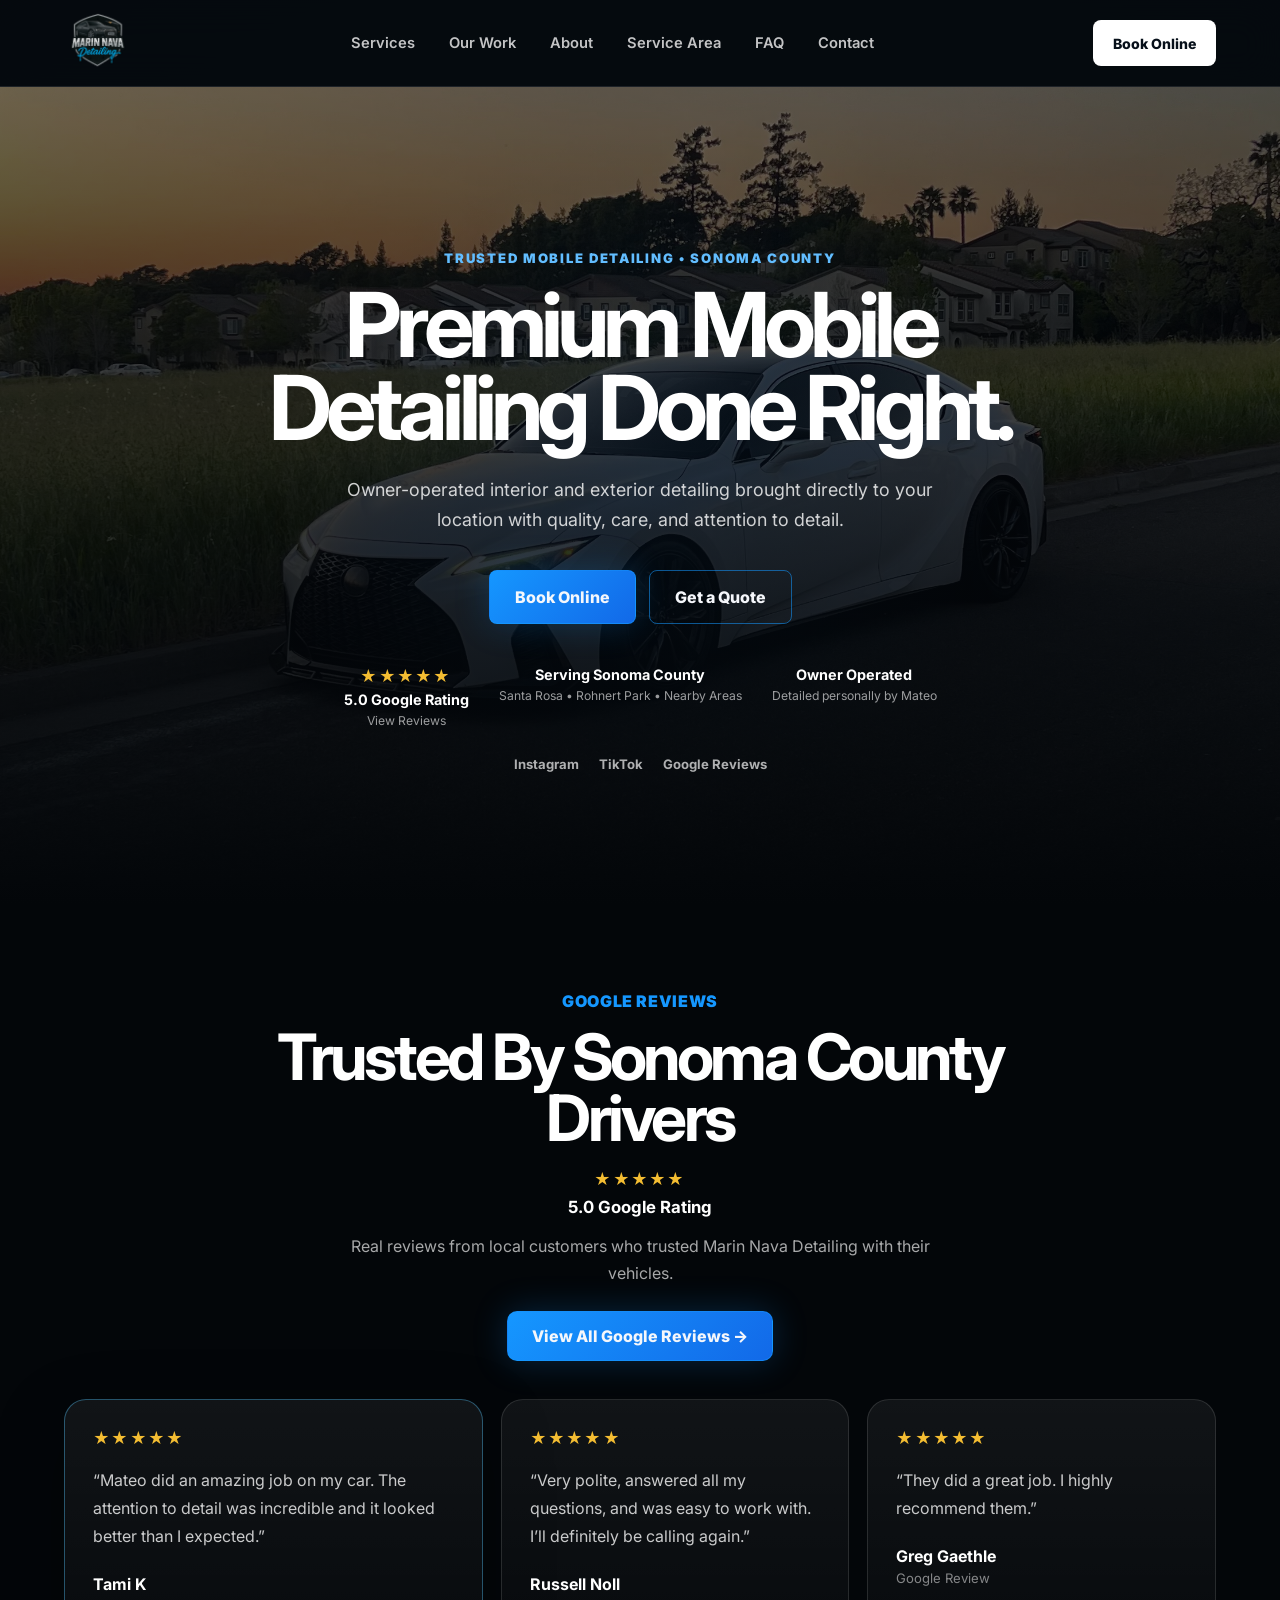
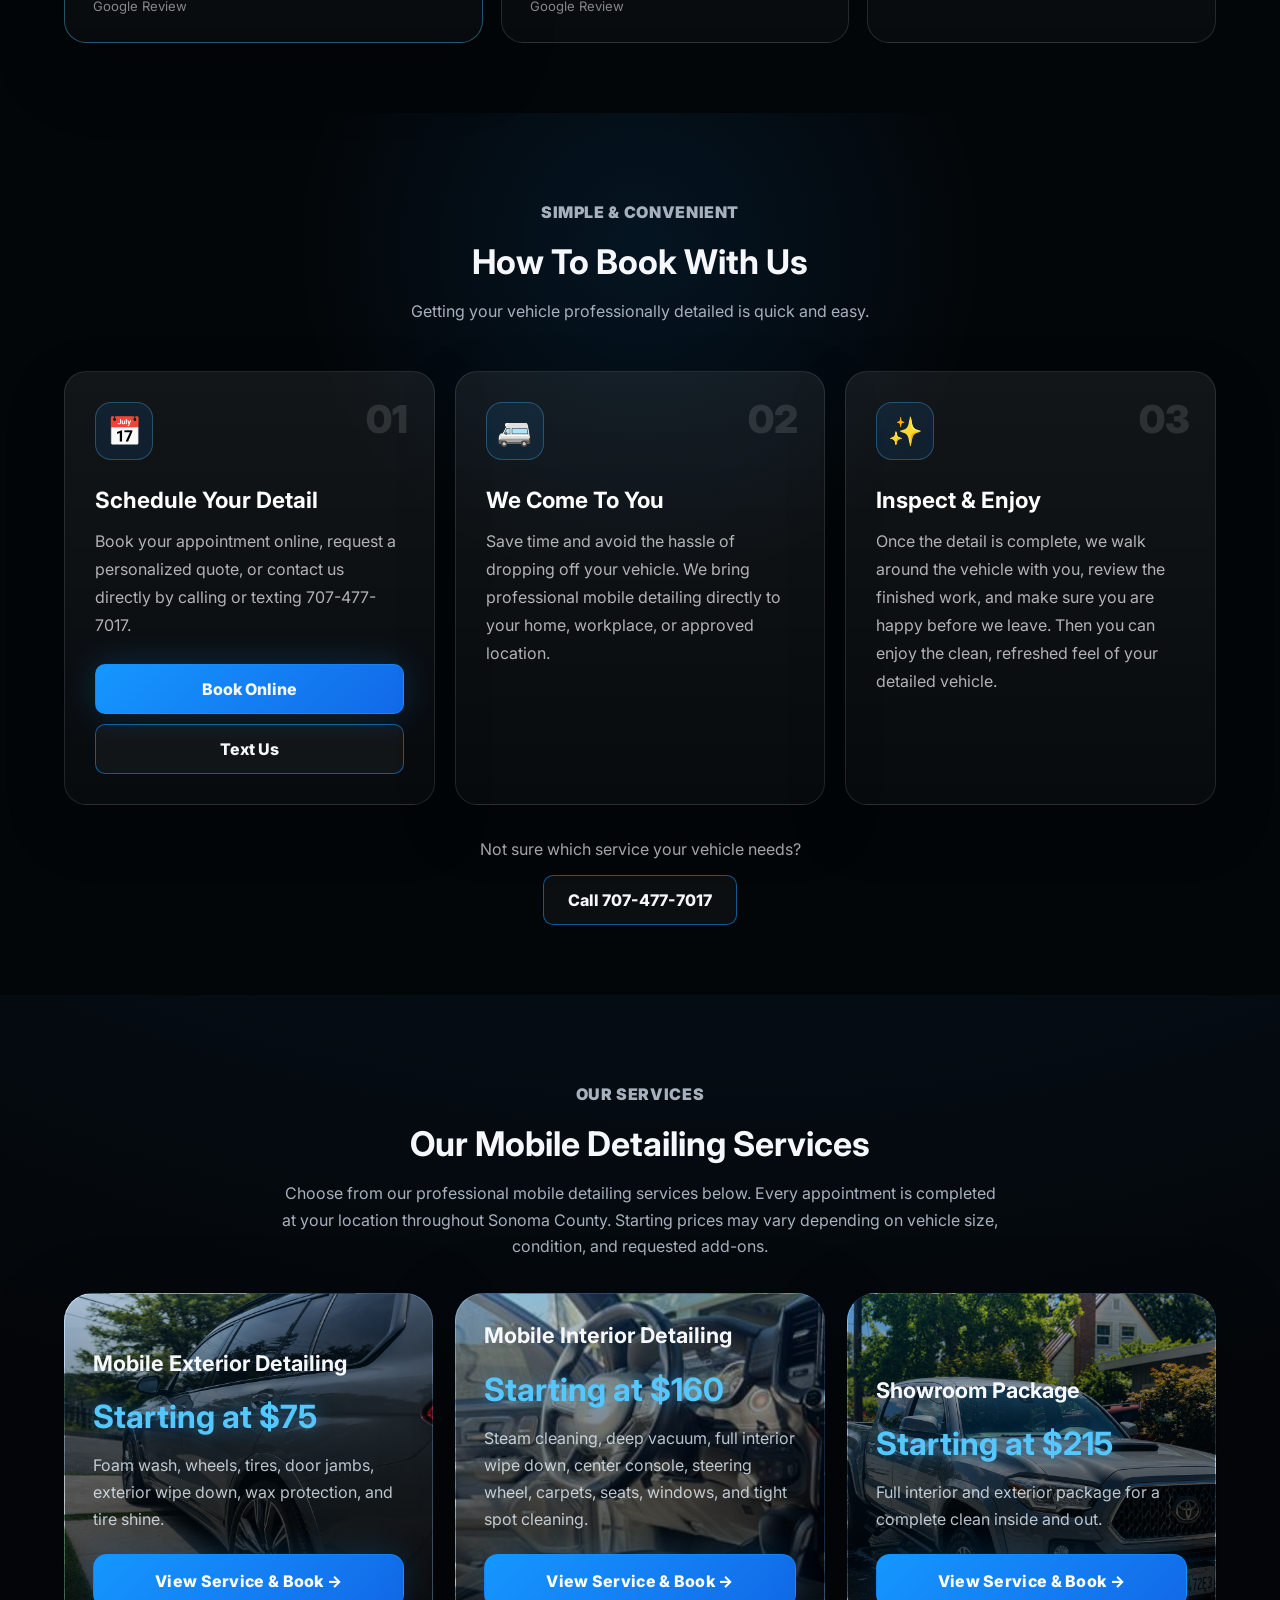
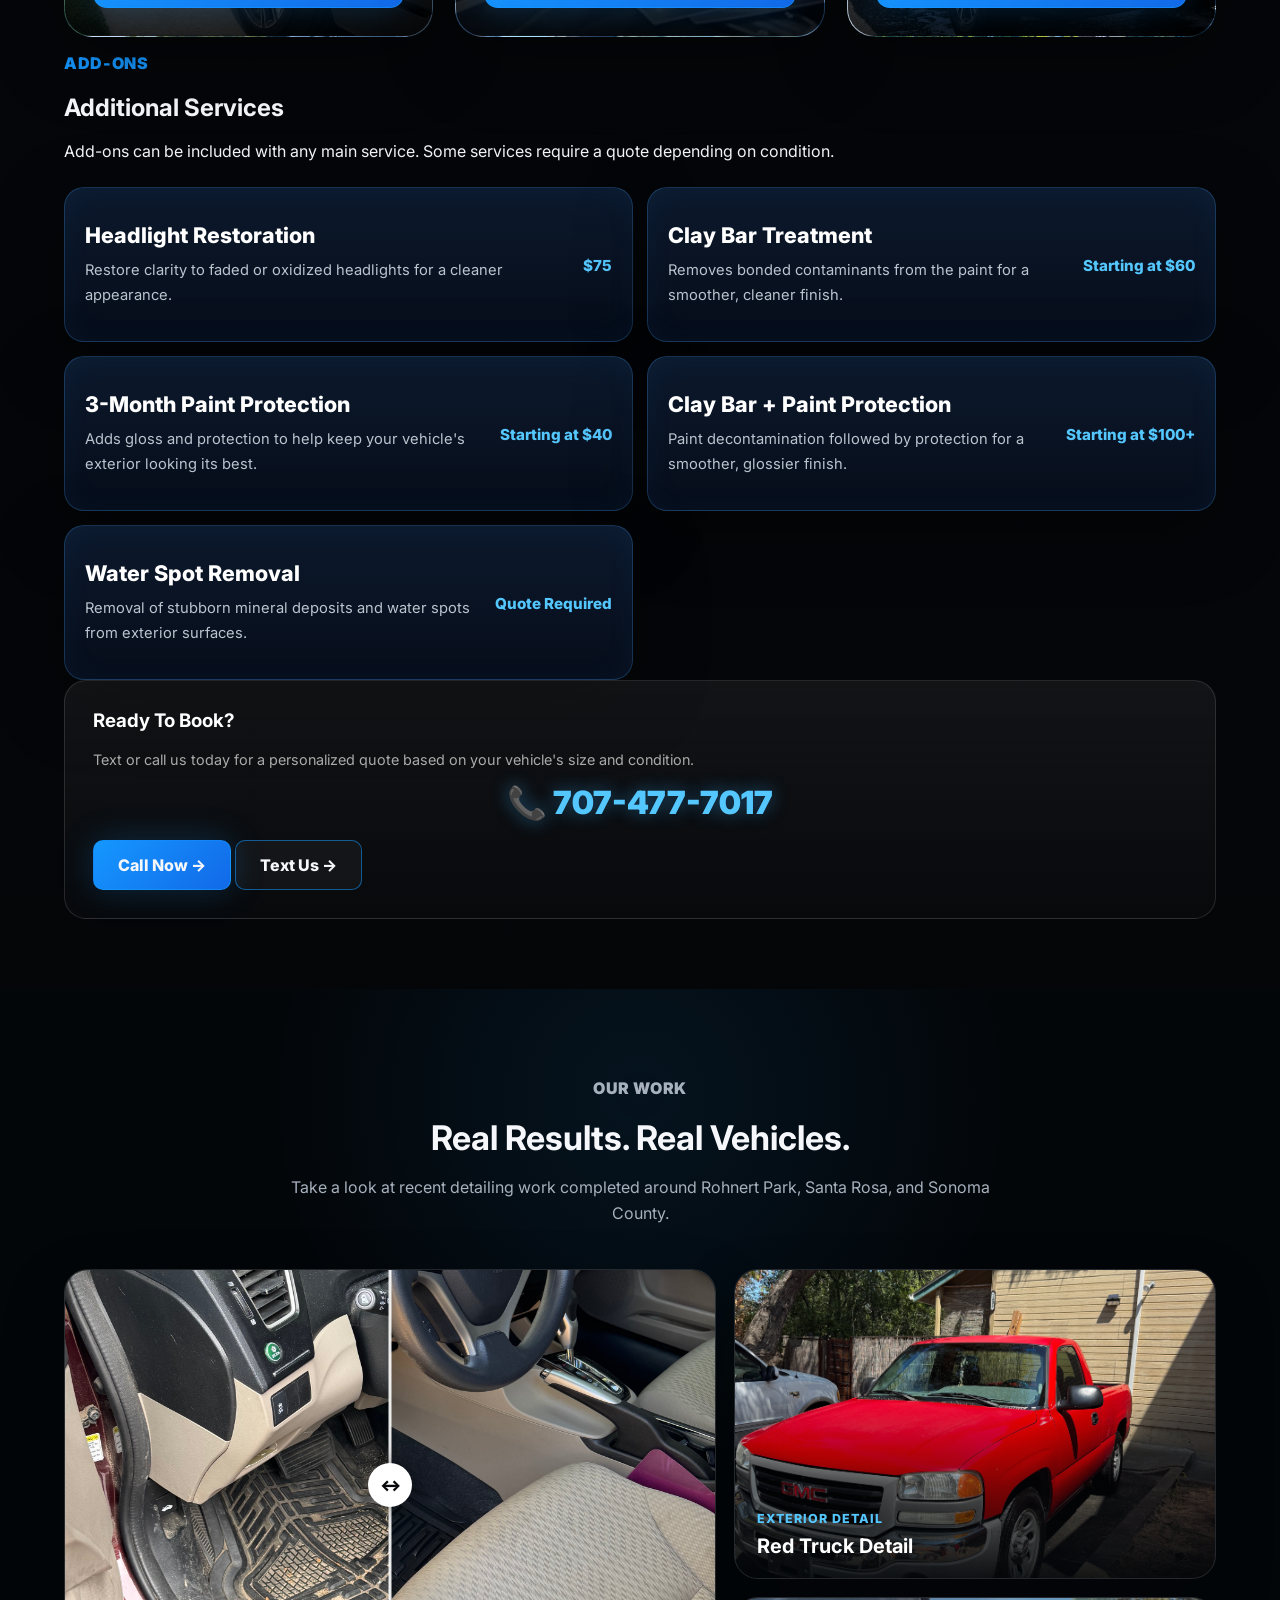
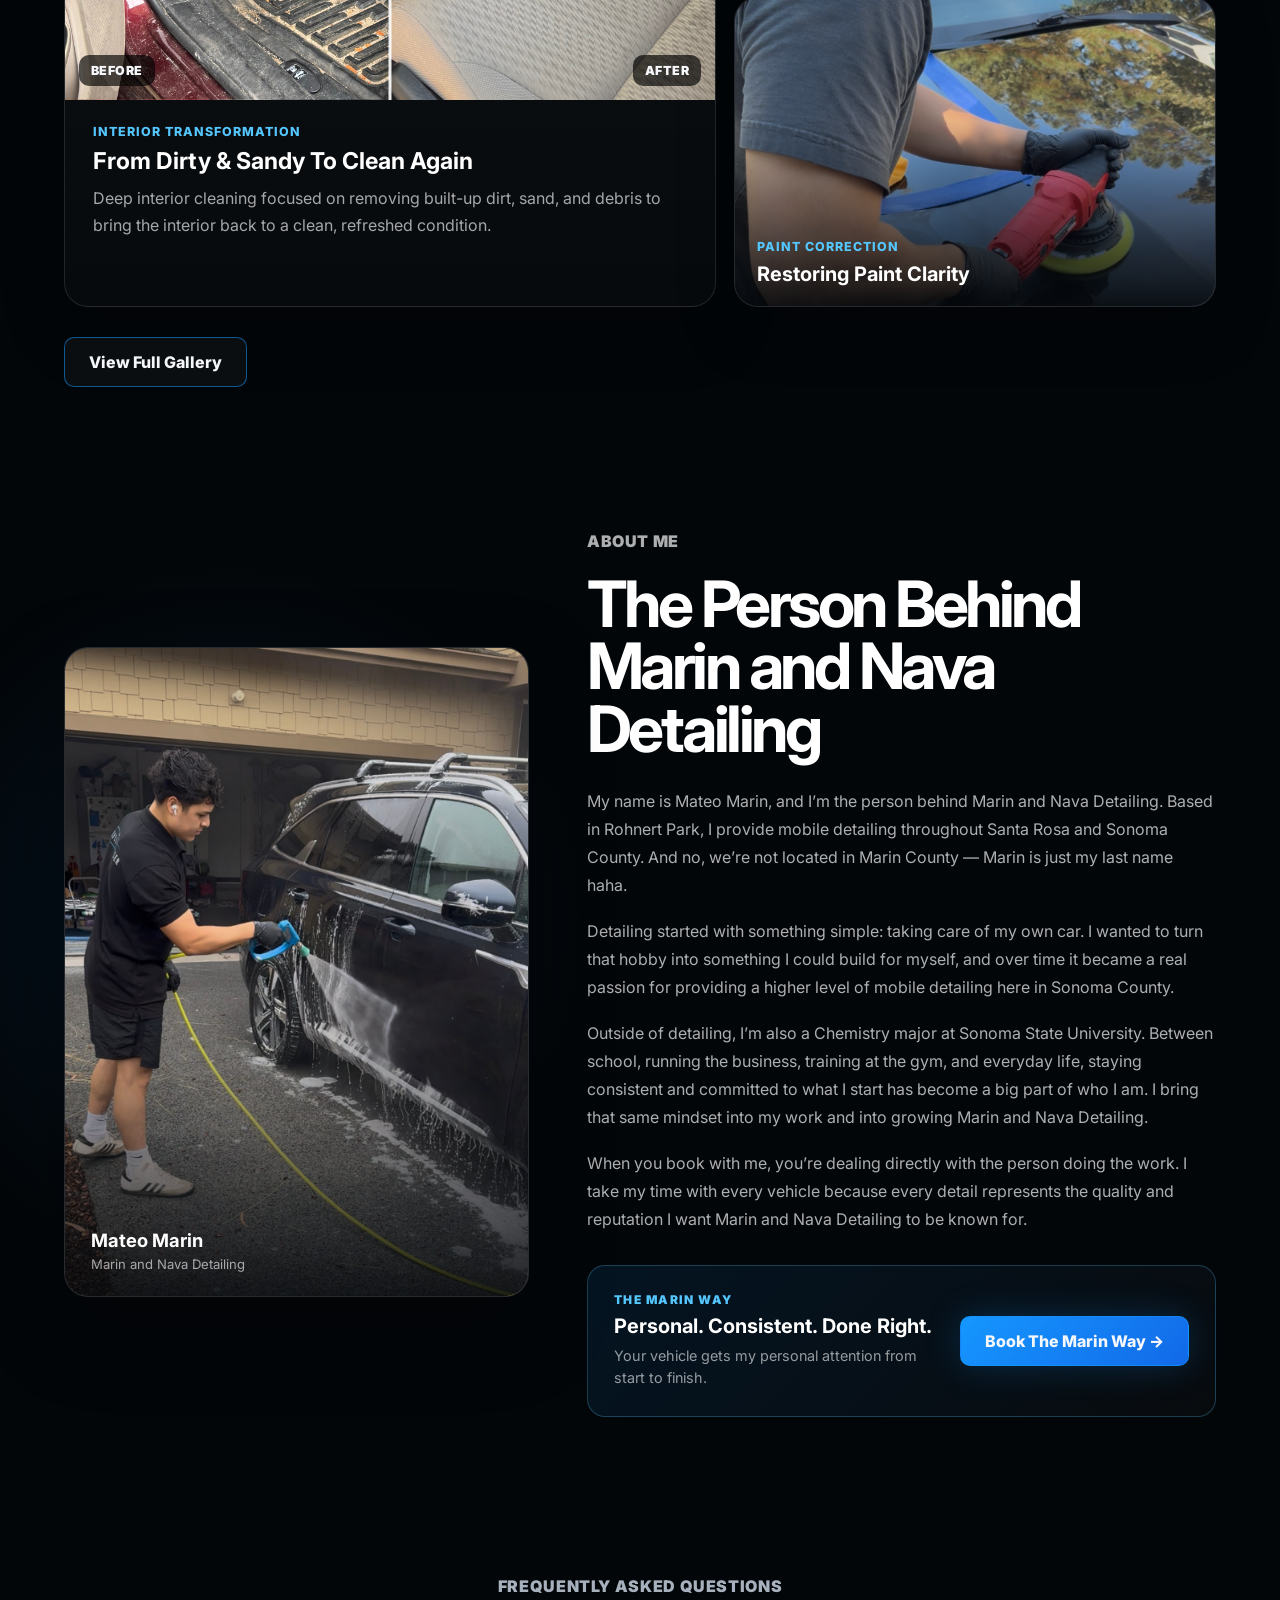
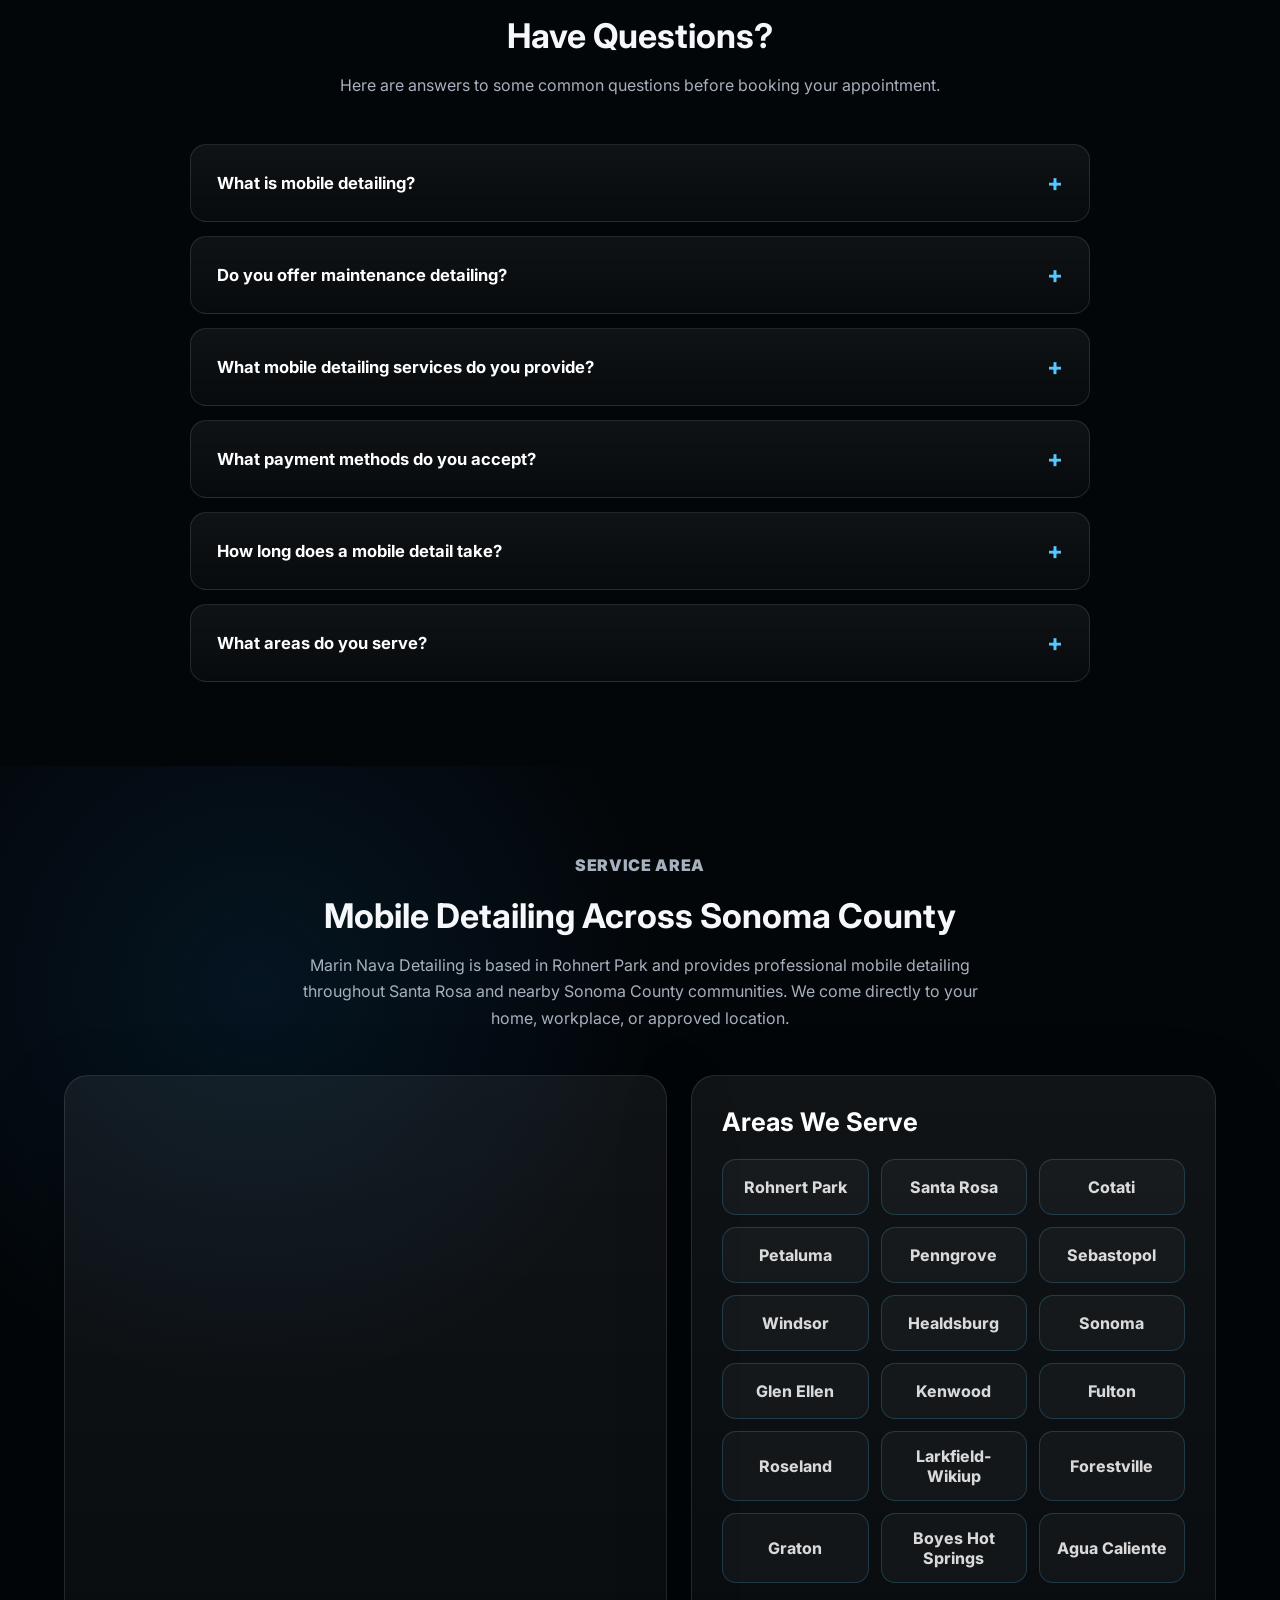
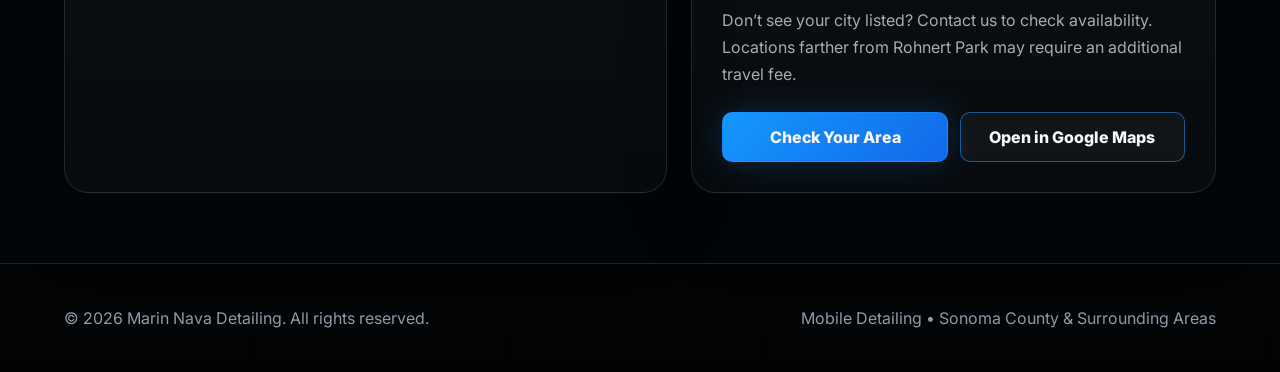
<file: index.html>
<!DOCTYPE html>
<html lang="en">
<head>
  <!-- Google tag (gtag.js) -->
<script async src="https://www.googletagmanager.com/gtag/js?id=G-86V8YY8BBE">
</script>
<script>
  window.dataLayer = window.dataLayer || [];
  function gtag(){dataLayer.push(arguments);}
  gtag('js', new Date());

  gtag('config', 'G-86V8YY8BBE');
</script>
  
<!-- Meta Pixel Code -->
<script>
!function(f,b,e,v,n,t,s)
{if(f.fbq)return;n=f.fbq=function(){n.callMethod?
n.callMethod.apply(n,arguments):n.queue.push(arguments)};
if(!f._fbq)f._fbq=n;n.push=n;n.loaded=!0;n.version='2.0';
n.queue=[];t=b.createElement(e);t.async=!0;
t.src=v;s=b.getElementsByTagName(e)[0];
s.parentNode.insertBefore(t,s)}(window, document,'script',
'https://connect.facebook.net/en_US/fbevents.js');
fbq('init', '775761684801823');
fbq('track', 'PageView');
</script>
<noscript><img height="1" width="1" style="display:none"
src="https://www.facebook.com/tr?id=775761684801823&ev=PageView&noscript=1"
/></noscript>
<!-- End Meta Pixel Code -->
  
  <meta charset="UTF-8" />
  <meta name="viewport" content="width=device-width, initial-scale=1.0" />
  <title>Mobile Detailing in Rohnert Park & Sonoma County | Marin Nava Detailing</title>
  <meta name="description" content="Professional mobile detailing in Rohnert Park, Santa Rosa, and throughout Sonoma County. Interior, exterior, and full detailing brought directly to your location.">
  <meta property="og:title" content="Marin Nava Detailing | Mobile Detailing in Sonoma County">
<meta property="og:description" content="Professional mobile detailing in Rohnert Park, Santa Rosa, and throughout Sonoma County.">
<meta property="og:type" content="website">
<meta property="og:url" content="https://marinandnavadetailing.com/">
<meta property="og:image" content="https://marinandnavadetailing.com/assets/logo.png">
<meta name="twitter:card" content="summary_large_image">
<meta name="twitter:title" content="Marin Nava Detailing | Mobile Detailing in Sonoma County">
<meta name="twitter:description" content="Professional mobile detailing in Rohnert Park, Santa Rosa, and throughout Sonoma County.">
<meta name="twitter:image" content="https://marinandnavadetailing.com/assets/logo.png">
<link rel="canonical" href="https://marinandnavadetailing.com/">
  <link rel="preconnect" href="https://fonts.googleapis.com">
  <link rel="preconnect" href="https://fonts.gstatic.com" crossorigin>
  <link href="https://fonts.googleapis.com/css2?family=Inter:wght@400;500;600;700;800;900&display=swap" rel="stylesheet">
  <link rel="icon" type="image/png" href="assets/logo.png">
<link rel="apple-touch-icon" href="assets/logo.png">
  <link rel="stylesheet" href="styles.css" />

  <style>
    .main-services-clean {
      display: grid;
      grid-template-columns: repeat(3, minmax(0, 1fr));
      gap: 22px;
      margin-top: 34px;
    }

  .main-service-card,
.addon-clean-card {
  border: 1px solid rgba(72, 169, 255, 0.24);
  border-radius: 28px;
  padding: 28px;
  box-shadow: 0 20px 70px rgba(0, 0, 0, 0.35), inset 0 0 30px rgba(37, 150, 255, 0.05);
}

.addon-clean-card {
  background: linear-gradient(180deg, rgba(13, 27, 48, 0.92), rgba(7, 14, 28, 0.92));
}

    .main-service-card h3,
    .addon-clean-card h3 {
      margin-top: 0;
      font-size: 1.35rem;
    }

    .main-service-card strong {
      display: block;
      color: #55c7ff;
      font-size: 2rem;
      margin: 12px 0 16px;
      text-shadow: 0 0 18px rgba(55, 174, 255, .45);
    }

    .main-service-card p,
    .addon-clean-card p {
      color: rgba(235, 246, 255, 0.78);
      line-height: 1.7;
    }
  .service-book-btn {
  display: flex;
  align-items: center;
  justify-content: center;
  width: 100%;
  margin-top: 20px;
  padding: 16px 20px;
  border-radius: 14px;
  background: linear-gradient(135deg, #1e90ff, #59d4ff);
  color: #fff;
  font-weight: 800;
  font-size: 1rem;
  letter-spacing: 0.3px;
  text-decoration: none;
  box-shadow: 0 10px 28px rgba(30, 144, 255, 0.35);
  transition: transform .2s ease, box-shadow .2s ease, filter .2s ease;
}

.service-book-btn:hover {
  transform: translateY(-3px);
  filter: brightness(1.08);
  box-shadow: 0 18px 36px rgba(30, 144, 255, 0.45);
}

.service-book-btn:active {
  transform: translateY(-1px);
}
    .addons-clean-grid {
      display: grid;
      grid-template-columns: repeat(2, minmax(0, 1fr));
      gap: 14px;
      margin-top: 26px;
    }

    .addon-clean-card {
      padding: 18px 20px;
      border-radius: 20px;
      display: flex;
      justify-content: space-between;
      align-items: center;
      gap: 14px;
    }

    .addon-clean-card span {
      font-weight: 700;
    }

    .addon-clean-card b {
      color: #55c7ff;
      text-align: right;
      white-space: nowrap;
    }

    @media (max-width: 850px) {
      .main-services-clean,
      .addons-clean-grid {
        grid-template-columns: 1fr;
      }
    }
  
  </style>
  <script type="application/ld+json">
{
  "@context": "https://schema.org",
  "@type": "LocalBusiness",
  "name": "Marin Nava Detailing",
  "url": "https://marinandnavadetailing.com/",
  "telephone": "+17074777017",
  "image": "https://marinandnavadetailing.com/assets/logo.png",
  "priceRange": "$$",
  "areaServed": [
    "Rohnert Park",
    "Santa Rosa",
    "Cotati",
    "Petaluma",
    "Windsor",
    "Sebastopol",
    "Penngrove",
    "Sonoma County"
  ],
  "sameAs": [
    "https://www.instagram.com/marin.nava.detailing",
    "https://www.tiktok.com/@marinnava_detaili",
    "https://share.google/c1jAAMq97DfbOjhrB"
  ]
}
</script>
</head>
<body>
<header class="site-header">
  <a href="#home" class="brand" aria-label="Marin Nava Detailing home">
    <img src="assets/logo.png" alt="Marin Nava Detailing logo">
  </a>

<nav class="nav" aria-label="Main navigation">
  <a href="#services">Services</a>
  <a href="#work">Our Work</a>
  <a href="#about">About</a>
  <a href="#service-area">Service Area</a>
  <a href="#faq">FAQ</a>
  <a href="#contact">Contact</a>
</nav>

<div class="header-actions">
  <a class="nav-cta"
     href="https://booking.detailermade.com/2fee29eb-fc5a-48bd-a170-e87a1362c4f3"
     target="_blank"
     rel="noopener noreferrer">
    Book Online
  </a>

  <button
    class="mobile-menu-button"
    type="button"
    aria-label="Open navigation menu"
    aria-expanded="false"
    aria-controls="mobile-menu">
    <span></span>
    <span></span>
    <span></span>
  </button>
</div>

<nav id="mobile-menu" class="mobile-menu" aria-label="Mobile navigation">
  <a href="#services">Services</a>
  <a href="#work">Our Work</a>
  <a href="#about">About Us</a>
  <a href="#service-area">Service Area</a>
  <a href="#faq">FAQ</a>
  <a href="#contact">Contact</a>
</nav>

  
</header>

<main>
<section id="home" class="hero premium-hero">
 <div class="premium-hero-media" aria-hidden="true">
  <img
    src="assets/mobile-detailing-rohnert-park-lexus.jpg.jpeg"
    alt=""
  >
</div>

  <div class="premium-hero-overlay" aria-hidden="true"></div>

  <div class="premium-hero-content">
    <p class="hero-kicker">Trusted Mobile Detailing • Sonoma County</p>

    <h1>Premium Mobile Detailing Done Right.</h1>

    <p class="premium-hero-copy">
      Owner-operated interior and exterior detailing brought directly to your location with quality, care, and attention to detail.
    </p>

   <div class="premium-hero-actions">
  <a class="btn primary"
     href="https://booking.detailermade.com/2fee29eb-fc5a-48bd-a170-e87a1362c4f3"
     target="_blank"
     rel="noopener noreferrer">
    Book Online
  </a>

  <a class="btn hero-secondary"
     href="https://lead.detailermade.com/2fee29eb-fc5a-48bd-a170-e87a1362c4f3"
     target="_blank"
     rel="noopener noreferrer">
    Get a Quote
  </a>
</div>

    <div class="premium-trust-row">
      <a href="https://share.google/c1jAAMq97DfbOjhrB" target="_blank" rel="noopener">
        <span>★★★★★</span>
        <strong>5.0 Google Rating</strong>
        <small>View Reviews</small>
      </a>

      <div>
        <strong>Serving Sonoma County</strong>
        <small>Santa Rosa • Rohnert Park • Nearby Areas</small>
      </div>

      <div>
        <strong>Owner Operated</strong>
        <small>Detailed personally by Mateo</small>
      </div>
    </div>

    <div class="premium-socials">
      <a href="https://www.instagram.com/marin.nava.detailing?igsh=NTc4MTIwNjQ2YQ==" target="_blank" rel="noopener">Instagram</a>
      <a href="https://www.tiktok.com/@marinnava_detaili?_r=1&_t=ZP-96Pp8aWdC4l" target="_blank" rel="noopener">TikTok</a>
      <a href="https://share.google/c1jAAMq97DfbOjhrB" target="_blank" rel="noopener">Google Reviews</a>
    </div>
  </div>
</section>
   <section id="reviews" class="reviews-section section-pad">
  <div class="reviews-intro">
    <p class="eyebrow">Google Reviews</p>
    <h2>Trusted By Sonoma County Drivers</h2>

    <div class="reviews-score">
      <span>★★★★★</span>
      <strong>5.0 Google Rating</strong>
      <p>Real reviews from local customers who trusted Marin Nava Detailing with their vehicles.</p>
    </div>

    <a class="btn primary" href="https://share.google/c1jAAMq97DfbOjhrB" target="_blank" rel="noopener">
      View All Google Reviews →
    </a>
  </div>

  <div class="reviews-grid">
    <article class="review-card featured-review">
      <div class="review-stars">★★★★★</div>
      <p>“Mateo did an amazing job on my car. The attention to detail was incredible and it looked better than I expected.”</p>
      <div class="review-author">
        <strong>Tami K</strong>
        <span>Google Review</span>
      </div>
    </article>

    <article class="review-card">
      <div class="review-stars">★★★★★</div>
      <p>“Very polite, answered all my questions, and was easy to work with. I’ll definitely be calling again.”</p>
      <div class="review-author">
        <strong>Russell Noll</strong>
        <span>Google Review</span>
      </div>
    </article>

    <article class="review-card">
      <div class="review-stars">★★★★★</div>
      <p>“They did a great job. I highly recommend them.”</p>
      <div class="review-author">
        <strong>Greg Gaethle</strong>
        <span>Google Review</span>
      </div>
    </article>
  </div>
</section>   
  
 <!-- HOW TO BOOK SECTION -->
<section id="how-to-book" class="booking-steps-section section-pad">

  <div class="section-title">
    <p class="eyebrow">Simple & Convenient</p>
    <h2>How To Book With Us</h2>
    <p>
      Getting your vehicle professionally detailed is quick and easy.
    </p>
  </div>

  <div class="booking-steps-grid">

    <article class="booking-step-card">
      <div class="booking-step-number">01</div>
      <div class="booking-step-icon">📅</div>

      <h3>Schedule Your Detail</h3>

      <p>
        Book your appointment online, request a personalized quote, or contact
        us directly by calling or texting 707-477-7017.
      </p>

      <div class="booking-step-actions">
        <a class="btn primary" href="https://booking.detailermade.com/2fee29eb-fc5a-48bd-a170-e87a1362c4f3" target="_blank" rel="noopener noreferrer">
          Book Online
        </a>

        <a class="btn ghost" href="sms:7074777017">
          Text Us
        </a>
      </div>
    </article>

    <article class="booking-step-card">
      <div class="booking-step-number">02</div>
      <div class="booking-step-icon">🚐</div>

      <h3>We Come To You</h3>

      <p>
        Save time and avoid the hassle of dropping off your vehicle. We bring
        professional mobile detailing directly to your home, workplace, or
        approved location.
      </p>
    </article>

    <article class="booking-step-card">
      <div class="booking-step-number">03</div>
      <div class="booking-step-icon">✨</div>

      <h3>Inspect & Enjoy</h3>

      <p>
        Once the detail is complete, we walk around the vehicle with you,
        review the finished work, and make sure you are happy before we leave.
        Then you can enjoy the clean, refreshed feel of your detailed vehicle.
      </p>
    </article>

  </div>

  <div class="booking-final-action">
    <p>Not sure which service your vehicle needs?</p>

    <a class="btn ghost" href="tel:7074777017">
      Call 707-477-7017
    </a>
  </div>

  </section>
  
    <section id="services" class="section-pad">
      <div class="section-title">
        <p class="eyebrow">Our Services</p>
        <h2>Our Mobile Detailing Services</h2>
        <p> Choose from our professional mobile detailing services below. Every appointment is completed at your location throughout Sonoma County. Starting prices may vary depending on vehicle size, condition, and requested add-ons. </p>
      </div>

  <div class="main-services-clean">
  <article class="main-service-card service-photo-card exterior-service">
    <div class="service-card-overlay"></div>
    <div class="service-card-content">
      <h3>Mobile Exterior Detailing</h3>
      <strong>Starting at $75</strong>
      <p>Foam wash, wheels, tires, door jambs, exterior wipe down, wax protection, and tire shine.</p>

      <a class="btn primary service-book-btn"
   href="https://booking.detailermade.com/2fee29eb-fc5a-48bd-a170-e87a1362c4f3"
   target="_blank"
   rel="noopener noreferrer">
    View Service & Book → 
</a>
    </div>
  </article>

  <article class="main-service-card service-photo-card interior-service">
    <div class="service-card-overlay"></div>
    <div class="service-card-content">
      <h3>Mobile Interior Detailing</h3>
      <strong>Starting at $160</strong>
      <p>Steam cleaning, deep vacuum, full interior wipe down, center console, steering wheel, carpets, seats, windows, and tight spot cleaning.</p>

      <a class="btn primary service-book-btn"
   href="https://booking.detailermade.com/2fee29eb-fc5a-48bd-a170-e87a1362c4f3"
   target="_blank"
   rel="noopener noreferrer">
    View Service & Book →
</a>
      
    </div>
  </article>

  <article class="main-service-card service-photo-card full-service">
    <div class="service-card-overlay"></div>
    <div class="service-card-content">
      <h3>Showroom Package</h3>
      <strong>Starting at $215</strong>
      <p>Full interior and exterior package for a complete clean inside and out.</p>

      <a class="btn primary service-book-btn"
   href="https://booking.detailermade.com/2fee29eb-fc5a-48bd-a170-e87a1362c4f3"
   target="_blank"
   rel="noopener noreferrer">
    View Service & Book →
</a>
      
    </div>
  </article>
</div>
      <p class="eyebrow">Add-Ons</p>
<h2>Additional Services</h2>
<p>Add-ons can be included with any main service. Some services require a quote depending on condition.</p>
<div class="addons-clean-grid">

  <div class="addon-clean-card">
    <div class="addon-info">
      <h3>Headlight Restoration</h3>
      <p>Restore clarity to faded or oxidized headlights for a cleaner appearance.</p>
    </div>
    <b>$75</b>
  </div>

  <div class="addon-clean-card">
    <div class="addon-info">
      <h3>Clay Bar Treatment</h3>
      <p>Removes bonded contaminants from the paint for a smoother, cleaner finish.</p>
    </div>
    <b>Starting at $60</b>
  </div>

  <div class="addon-clean-card">
    <div class="addon-info">
      <h3>3-Month Paint Protection</h3>
      <p>Adds gloss and protection to help keep your vehicle's exterior looking its best.</p>
    </div>
    <b>Starting at $40</b>
  </div>

  <div class="addon-clean-card">
    <div class="addon-info">
      <h3>Clay Bar + Paint Protection</h3>
      <p>Paint decontamination followed by protection for a smoother, glossier finish.</p>
    </div>
    <b>Starting at $100+</b>
  </div>

  <div class="addon-clean-card">
    <div class="addon-info">
      <h3>Water Spot Removal</h3>
      <p>Removal of stubborn mineral deposits and water spots from exterior surfaces.</p>
    </div>
    <b>Quote Required</b>
  </div>

</div>
  <div class="addons-panel" id="contact">
  <h3>Ready To Book?</h3>

  <p class="fine-print">
    Text or call us today for a personalized quote based on your vehicle's size and condition.
  </p>

  <div class="contact-number">
    📞 707-477-7017
  </div>

  <a class="btn primary" href="tel:7074777017">
    Call Now →
  </a>

  <a class="btn ghost" href="sms:7074777017">
    Text Us →
  </a>
</div>
    </section>

<section id="work" class="section-pad work-preview">

  <div class="section-title">
    <p class="eyebrow">Our Work</p>
    <h2>Real Results. Real Vehicles.</h2>
    <p>
      Take a look at recent detailing work completed around Rohnert Park,
      Santa Rosa, and Sonoma County.
    </p>
  </div>

  <div class="featured-work-grid">

    <div class="featured-before-after">
      <div class="compare-slider">
        <img
          src="assets/after-interior.jpg"
          class="after-img"
          alt="Clean vehicle interior after mobile detailing in Rohnert Park"
        >

        <img
          src="assets/Before_interior.jpg"
          class="before-img"
          alt="Dirty sandy vehicle interior before detailing"
        >

        <input
          type="range"
          min="0"
          max="100"
          value="50"
          aria-label="Compare before and after interior detailing"
        >

        <div class="slider-line"></div>
        <div class="slider-button">↔</div>

        <span class="before-label">Before</span>
        <span class="after-label">After</span>
      </div>

      <div class="featured-work-copy">
        <span>Interior Transformation</span>
        <h3>From Dirty & Sandy To Clean Again</h3>
        <p>
          Deep interior cleaning focused on removing built-up dirt, sand,
          and debris to bring the interior back to a clean, refreshed condition.
        </p>
      </div>
    </div>

    <div class="work-showcase-card">
      <img
        src="assets/RedTruck.JPG"
        alt="Red truck after professional mobile detailing in Sonoma County"
        loading="lazy"
      >

      <div class="work-showcase-overlay">
        <span>Exterior Detail</span>
        <h3>Red Truck Detail</h3>
      </div>
    </div>

    <div class="work-showcase-card">
      <img
        src="assets/paint-correction-rohnert-park.PNG"
        alt="Paint correction service being performed in Rohnert Park"
        loading="lazy"
      >

      <div class="work-showcase-overlay">
        <span>Paint Correction</span>
        <h3>Restoring Paint Clarity</h3>
      </div>
    </div>

  </div>

  <a class="btn ghost centered work-gallery-button" href="gallery.html">
    View Full Gallery
  </a>

</section>
<!-- ABOUT ME SECTION -->
<section id="about" class="about-me-section section-pad">

  <div class="about-me-layout">

    <div class="about-me-photo">
      <img
        src="assets/about.me.photo.PNG"
        alt="Mateo Marin of Marin and Nava Detailing"
        loading="lazy"
      >

      <div class="about-photo-tag">
        <strong>Mateo Marin</strong>
        <span>Marin and Nava Detailing</span>
      </div>
    </div>

    <div class="about-me-content">

      <p class="eyebrow">About Me</p>

      <h2>The Person Behind Marin and Nava Detailing</h2>

      <p>
        My name is Mateo Marin, and I’m the person behind Marin and Nava Detailing.
        Based in Rohnert Park, I provide mobile detailing throughout Santa Rosa and
        Sonoma County. And no, we’re not located in Marin County — Marin is just my
        last name haha.
      </p>

      <p>
        Detailing started with something simple: taking care of my own car. I wanted
        to turn that hobby into something I could build for myself, and over time it
        became a real passion for providing a higher level of mobile detailing here
        in Sonoma County.
      </p>

      <p>
        Outside of detailing, I’m also a Chemistry major at Sonoma State University.
        Between school, running the business, training at the gym, and everyday life,
        staying consistent and committed to what I start has become a big part of who
        I am. I bring that same mindset into my work and into growing Marin and Nava
        Detailing.
      </p>

      <p>
        When you book with me, you’re dealing directly with the person doing the work.
        I take my time with every vehicle because every detail represents the quality
        and reputation I want Marin and Nava Detailing to be known for.
      </p>

      <div class="marin-way-card">

        <div class="marin-way-copy">
          <span>The Marin Way</span>
          <h3>Personal. Consistent. Done Right.</h3>
          <p>
            Your vehicle gets my personal attention from start to finish.
          </p>
        </div>

        <a
          class="btn primary marin-way-button"
          href="https://booking.detailermade.com/2fee29eb-fc5a-48bd-a170-e87a1362c4f3"
          target="_blank"
          rel="noopener noreferrer">
          Book The Marin Way →
        </a>

      </div>

    </div>

  </div>

</section>
<!-- FAQ SECTION -->
<section id="faq" class="faq-section section-pad">

  <div class="section-title">
    <p class="eyebrow">Frequently Asked Questions</p>
    <h2>Have Questions?</h2>
    <p>Here are answers to some common questions before booking your appointment.</p>
  </div>

  <div class="faq-container">

    <div class="faq-item">
      <button class="faq-question" type="button">
        <span class="faq-question-text">What is mobile detailing?</span>
        <span class="faq-icon">+</span>
      </button>

      <div class="faq-answer">
        <p>
          Mobile detailing means we come directly to your home, apartment,
          workplace, or another approved location. We bring the equipment
          needed to professionally clean your vehicle, making the process
          convenient and hassle-free.
        </p>
      </div>
    </div>

    <div class="faq-item">
      <button class="faq-question" type="button">
        <span class="faq-question-text">Do you offer maintenance detailing?</span>
        <span class="faq-icon">+</span>
      </button>

      <div class="faq-answer">
        <p>
          Yes. Maintenance detailing is available to customers who have
          previously booked and received one of our Full Detail packages.
          Maintenance services help preserve the results and keep your vehicle
          consistently clean between deeper details.
        </p>
      </div>
    </div>

    <div class="faq-item">
      <button class="faq-question" type="button">
        <span class="faq-question-text">What mobile detailing services do you provide?</span>
        <span class="faq-icon">+</span>
      </button>

      <div class="faq-answer">
        <p>
          We provide interior detailing, exterior detailing, complete Full
          Details, pet-hair removal, stain treatments, headlight restoration,
          paint decontamination, and other add-on services based on your
          vehicle's needs.
        </p>
      </div>
    </div>

    <div class="faq-item">
      <button class="faq-question" type="button">
        <span class="faq-question-text">What payment methods do you accept?</span>
        <span class="faq-icon">+</span>
      </button>

      <div class="faq-answer">
        <p>
          We currently accept cash, Venmo, and Apple Pay. Payment is collected
          after the detailing service is completed.
        </p>
      </div>
    </div>

    <div class="faq-item">
      <button class="faq-question" type="button">
        <span class="faq-question-text">How long does a mobile detail take?</span>
        <span class="faq-icon">+</span>
      </button>

      <div class="faq-answer">
        <p>
          A full interior and exterior detail typically takes 2.5–4 hours,
          depending on the vehicle's size and condition. Interior-only or
          exterior-only services usually require less time.
        </p>
      </div>
    </div>

    <div class="faq-item">
      <button class="faq-question" type="button">
        <span class="faq-question-text">What areas do you serve?</span>
        <span class="faq-icon">+</span>
      </button>

      <div class="faq-answer">
        <p>
          We are based in Rohnert Park, California, and serve nearby Sonoma
          County communities such as Cotati, Petaluma, Santa Rosa, Penngrove,
          Sebastopol, Windsor, and surrounding areas. Locations within about
          35 minutes of Rohnert Park are generally included. Longer-distance
          appointments may require a $40–$50 travel fee depending on the location.
        </p>
      </div>
    </div>

  </div>

</section>
<!-- SERVICE AREA SECTION -->
<section id="service-area" class="service-area-section section-pad">

  <div class="section-title">
    <p class="eyebrow">Service Area</p>
    <h2>Mobile Detailing Across Sonoma County</h2>
    <p>
      Marin Nava Detailing is based in Rohnert Park and provides professional
      mobile detailing throughout Santa Rosa and nearby Sonoma County communities.
      We come directly to your home, workplace, or approved location.
    </p>
  </div>

  <div class="service-area-layout">

    <div class="service-area-map">
      <iframe
        src="https://www.google.com/maps?q=Rohnert+Park,+California&z=10&output=embed"
        title="Marin Nava Detailing service area around Rohnert Park and Sonoma County"
        loading="lazy"
        referrerpolicy="no-referrer-when-downgrade">
      </iframe>
    </div>

    <div class="service-area-content">
      <h3>Areas We Serve</h3>

    <div class="service-area-grid">
  <a href="tel:7074777017">Rohnert Park</a>
  <a href="tel:7074777017">Santa Rosa</a>
  <a href="tel:7074777017">Cotati</a>
  <a href="tel:7074777017">Petaluma</a>
  <a href="tel:7074777017">Penngrove</a>
  <a href="tel:7074777017">Sebastopol</a>
  <a href="tel:7074777017">Windsor</a>
  <a href="tel:7074777017">Healdsburg</a>
  <a href="tel:7074777017">Sonoma</a>
  <a href="tel:7074777017">Glen Ellen</a>
  <a href="tel:7074777017">Kenwood</a>
  <a href="tel:7074777017">Fulton</a>
  <a href="tel:7074777017">Roseland</a>
  <a href="tel:7074777017">Larkfield-Wikiup</a>
  <a href="tel:7074777017">Forestville</a>
  <a href="tel:7074777017">Graton</a>
  <a href="tel:7074777017">Boyes Hot Springs</a>
  <a href="tel:7074777017">Agua Caliente</a>
</div>
      <p class="service-area-note">
        Don’t see your city listed? Contact us to check availability.
        Locations farther from Rohnert Park may require an additional travel fee.
      </p>

      <div class="service-area-actions">
        <a class="btn primary" href="tel:7074777017">
          Check Your Area
        </a>

        <a
          class="btn ghost"
          href="https://www.google.com/maps/@38.452151,-122.84236,10z?hl=en&entry=ttu"
          target="_blank"
          rel="noopener noreferrer">
          Open in Google Maps
        </a>
      </div>
    </div>

  </div>

</section>
</main>

  <footer>
    <p>© 2026 Marin Nava Detailing. All rights reserved.</p>
    <p>Mobile Detailing • Sonoma County & Surrounding Areas</p>
  </footer>

  <script src="script.js"></script>
</body>
</html>
</file>
<file: styles.css>
:root{
  --bg:#030609; --panel:#0a0d12; --panel2:#10141b; --text:#f5f7fb; --muted:#a7b0bd;
  --blue:#1597ff; --blue2:#00d9ff; --line:rgba(255,255,255,.12); --shadow:0 0 35px rgba(21,151,255,.22);
}
*{box-sizing:border-box} html{scroll-behavior:smooth} body{margin:0;font-family:Inter,system-ui,Arial,sans-serif;background:radial-gradient(circle at 55% 12%,rgba(21,151,255,.18),transparent 28%),linear-gradient(180deg,#05080c 0%,#020304 100%);color:var(--text)}
a{color:inherit;text-decoration:none}.site-header{position:sticky;top:0;z-index:50;display:flex;align-items:center;justify-content:space-between;padding:14px 5%;background:rgba(3,6,9,.78);backdrop-filter:blur(14px);border-bottom:1px solid var(--line)}.brand img{width:82px;height:82px;object-fit:contain;filter:drop-shadow(0 0 16px rgba(0,217,255,.35))}.nav{display:flex;gap:34px}.nav a{font-weight:600;color:#d8dde5}.nav a:hover{color:var(--blue)}.nav-cta,.btn{display:inline-flex;align-items:center;justify-content:center;gap:10px;border-radius:10px;padding:14px 24px;font-weight:800;border:1px solid rgba(21,151,255,.55);transition:.2s}.nav-cta,.btn.ghost{background:rgba(255,255,255,.04)}.btn.primary{background:linear-gradient(135deg,var(--blue),#1269e8);box-shadow:var(--shadow)}.btn:hover,.social-card:hover{transform:translateY(-2px);box-shadow:var(--shadow)}.section-pad{padding:70px 5%}.compact{margin:0 5%;border:1px solid var(--line);border-radius:18px;background:linear-gradient(135deg,rgba(255,255,255,.06),rgba(255,255,255,.02));box-shadow:0 0 40px rgba(0,0,0,.35)}
.hero{position:relative;min-height:760px;display:grid;grid-template-columns:1fr 330px;align-items:center;overflow:hidden}.hero-bg-logo{position:absolute;inset:0;display:flex;justify-content:center;align-items:center;pointer-events:none}.hero-bg-logo img{width:min(690px,62vw);opacity:.50;filter:drop-shadow(0 0 35px rgba(0,217,255,.35))}.hero-content{position:relative;z-index:2;max-width:560px}.eyebrow{color:var(--blue);text-transform:uppercase;letter-spacing:.04em;font-weight:900}.hero h1{font-size:clamp(48px,7vw,86px);line-height:.95;margin:10px 0 24px;text-transform:uppercase;letter-spacing:-.05em}.hero h1 span{display:block;color:var(--blue);font-style:italic;text-transform:none;font-size:.75em;letter-spacing:-.03em;text-shadow:0 0 22px rgba(21,151,255,.55)}.hero-copy{font-size:18px;line-height:1.7;color:#cdd3dd;max-width:500px}.hero-actions{display:flex;gap:16px;flex-wrap:wrap;margin:30px 0}.service-area{margin-top:36px;color:#dfe6ef}.service-area p{color:var(--muted);line-height:1.55}.social-stack{position:relative;z-index:3;display:grid;gap:18px}.social-card{display:grid;grid-template-columns:auto 1fr auto;gap:16px;align-items:center;min-width:300px;padding:20px;border:1px solid var(--line);border-radius:14px;background:linear-gradient(135deg,rgba(255,255,255,.08),rgba(255,255,255,.03));box-shadow:0 0 20px rgba(21,151,255,.12);transition:.2s}.social-icon{font-size:32px}.social-card small{display:block;color:var(--muted);margin-top:4px}.social-card b{font-size:28px;color:var(--blue)}
.about-card{display:grid;grid-template-columns:1fr 2.2fr;gap:34px;padding:36px}.about-text h2,.section-title h2,.pricing h2{font-size:34px;margin:8px 0}.about-text p,.section-title p,.pricing p{color:var(--muted);line-height:1.65}.value-grid{display:grid;grid-template-columns:repeat(4,1fr);gap:18px}.value-grid div{padding:22px;text-align:center;border-left:1px solid var(--line)}.value-grid span{font-size:38px}.value-grid h3{color:var(--blue);font-size:14px;text-transform:uppercase}.section-title{text-align:center;max-width:720px;margin:0 auto 34px}.services-grid{display:grid;grid-template-columns:repeat(4,1fr);gap:18px}.service-card,.price-card,.work-card,.gallery-card{border:1px solid var(--line);border-radius:16px;background:linear-gradient(180deg,rgba(255,255,255,.07),rgba(255,255,255,.025));padding:24px;box-shadow:0 20px 40px rgba(0,0,0,.25)}.service-card h3,.price-card h3{margin-top:0}.service-card strong,.price-card strong{font-size:26px;color:var(--blue2)}.service-card p,.price-card p,.gallery-card p{color:var(--muted);line-height:1.6}.work-grid{display:grid;grid-template-columns:repeat(4,1fr);gap:18px}.split-photo{height:170px;border-radius:12px;background:linear-gradient(90deg,#1a1f26 0 49%,#6e7782 50%,#11161c 51%);display:flex;align-items:end;justify-content:space-between;padding:16px;text-transform:uppercase;font-size:13px;font-weight:900}.work-card{padding:0;overflow:hidden}.work-card h3{padding:0 18px 18px}.centered{margin:24px auto 0;width:max-content}.pricing{display:grid;grid-template-columns:1.5fr 1fr;gap:36px;padding:34px}.pricing-grid{display:grid;grid-template-columns:repeat(4,1fr);gap:14px}.price-card{text-align:center;padding:20px}.price-cta{padding:28px;border-radius:16px;background:radial-gradient(circle at 80% 40%,rgba(21,151,255,.18),transparent 40%),rgba(0,0,0,.2)}.price-cta .btn{width:100%;margin-top:12px}footer{display:flex;justify-content:space-between;gap:20px;padding:28px 5%;color:#8f99a8;border-top:1px solid var(--line)}
.gallery-page{max-width:1180px;margin:0 auto}.gallery-grid{display:grid;grid-template-columns:repeat(3,1fr);gap:26px}.photo-placeholder{height:240px;border-radius:14px;background:linear-gradient(135deg,#20252c,#101419);display:grid;place-items:center;font-size:42px;border:1px dashed rgba(255,255,255,.18)}.gallery-card{padding:18px}.gallery-socials{display:grid;grid-template-columns:repeat(2,1fr);gap:18px;margin-top:30px}
@media(max-width:1000px){.nav{display:none}.hero{grid-template-columns:1fr;gap:40px}.hero-bg-logo img{width:92vw;opacity:.28}.about-card,.pricing{grid-template-columns:1fr}.value-grid,.services-grid,.work-grid,.pricing-grid,.gallery-grid{grid-template-columns:repeat(2,1fr)}}
@media(max-width:620px){.site-header{padding:10px 4%}.brand img{width:64px;height:64px}.nav-cta{padding:10px 12px}.section-pad{padding:48px 4%}.hero{min-height:auto}.hero h1{font-size:46px}.hero-actions,.gallery-socials{display:grid}.social-card{min-width:0}.value-grid,.services-grid,.work-grid,.pricing-grid,.gallery-grid{grid-template-columns:1fr}footer{display:block}.compact{margin:0 4%}}

/* Before/after compare slider */
.compare-slider {
  --position: 50%;
  position: relative;
  overflow: hidden;
  border-radius: 18px;
  min-height: 280px;
  background: #0b0b0d;
  border: 1px solid rgba(43, 151, 255, 0.35);
  box-shadow: 0 0 32px rgba(43, 151, 255, 0.22);
}
.compare-slider.small {
  min-height: 190px;
  border-radius: 16px 16px 0 0;
  border: 0;
  box-shadow: none;
}
.compare-slider img {
  position: absolute;
  inset: 0;
  width: 100%;
  height: 100%;
  object-fit: cover;
}
.compare-slider .before-img {
  clip-path: inset(0 calc(100% - var(--position)) 0 0);
  z-index: 2;
}
.compare-slider .after-img { z-index: 1; }
.compare-slider input[type="range"] {
  position: absolute;
  inset: 0;
  z-index: 5;
  width: 100%;
  height: 100%;
  opacity: 0;
  cursor: ew-resize;
}
.slider-line {
  position: absolute;
  z-index: 3;
  top: 0;
  bottom: 0;
  left: var(--position);
  width: 3px;
  background: rgba(255,255,255,0.9);
  transform: translateX(-50%);
}
.slider-button {
  position: absolute;
  z-index: 4;
  left: var(--position);
  top: 50%;
  transform: translate(-50%, -50%);
  display: grid;
  place-items: center;
  width: 44px;
  height: 44px;
  border-radius: 999px;
  background: #fff;
  color: #05070a;
  font-weight: 900;
  box-shadow: 0 0 22px rgba(0,0,0,0.45);
}
.before-label,
.after-label {
  position: absolute;
  z-index: 4;
  bottom: 14px;
  padding: 8px 12px;
  border-radius: 10px;
  background: rgba(0,0,0,0.66);
  text-transform: uppercase;
  font-weight: 900;
  font-size: 0.78rem;
  letter-spacing: 0.04em;
}
.before-label { left: 14px; }
.after-label { right: 14px; }
.highlight-card { border-color: rgba(43,151,255,0.8); box-shadow: 0 0 24px rgba(43,151,255,0.25); }
.wide-card { grid-column: span 2; }
.pricing-label { margin: 22px 0 12px; color: #fff; }
.addons-panel {
  padding: 28px;
  border: 1px solid rgba(255,255,255,0.12);
  border-radius: 22px;
  background: linear-gradient(180deg, rgba(255,255,255,0.06), rgba(255,255,255,0.02));
}
.addons-panel h3 { margin-top: 0; color: #fff; }
.addon-row {
  display: flex;
  justify-content: space-between;
  gap: 16px;
  padding: 14px 0;
  border-bottom: 1px solid rgba(255,255,255,0.1);
}
.addon-row strong { color: #fff; white-space: nowrap; }
.coming-soon { opacity: 0.8; }
.fine-print { color: #aaa; font-size: 0.9rem; }

@media (max-width: 800px) {
  .wide-card { grid-column: span 1; }
  .compare-slider { min-height: 230px; }
}

.gallery-photo {
  width: 100%;
  height: 260px;
  object-fit: cover;
  display: block;
  border-radius: 18px 18px 0 0;
  border-bottom: 1px solid rgba(255,255,255,.08);
}
.missing-after{display:flex;align-items:center;justify-content:center;background:linear-gradient(135deg,#161616,#252525);color:#9bbfe8;font-weight:800;text-align:center;min-height:260px}.missing-after span{padding:18px;border:1px dashed rgba(45,145,255,.5);border-radius:14px;background:rgba(0,0,0,.25)}


/* FINAL FIX: compact gallery so photos do not take over the screen */
.gallery-page{max-width:1100px;}
.gallery-grid{grid-template-columns:repeat(2,minmax(0,1fr));gap:18px;align-items:start;}
.gallery-card{padding:14px;}
.gallery-card h3{margin:14px 0 6px;}
.gallery-card p{margin:0 0 4px;}
.compare-slider{min-height:0;height:clamp(230px,36vw,390px);}
.compare-slider.small{height:190px;min-height:0;}
.gallery-photo{height:clamp(220px,32vw,340px);object-fit:cover;}
.photo-placeholder{height:220px;}
.work-grid{grid-template-columns:repeat(3,1fr);}
.pricing-grid{grid-template-columns:repeat(3,1fr);}
@media(max-width:760px){
  .gallery-grid{grid-template-columns:1fr;}
  .compare-slider{height:260px;}
  .gallery-photo{height:260px;}
  .work-grid,.pricing-grid{grid-template-columns:1fr;}
}
/* Photo background service cards */
.service-photo-card {
  position: relative;
  min-height: 330px;
  overflow: hidden;
  display: flex;
  align-items: flex-end;
  background-size: cover;
  background-position: center;
  transition: 0.25s ease;
}

.service-photo-card:hover {
  transform: translateY(-12px) scale(1.02);
  border-color: rgba(21,151,255,.95);
  box-shadow: 0 0 50px rgba(21,151,255,.45);
}

.service-card-overlay {
  position: absolute;
  inset: 0;
  background:
    linear-gradient(180deg, rgba(0,0,0,.15), rgba(0,0,0,.82)),
    linear-gradient(135deg, rgba(21,151,255,.18), rgba(0,0,0,.15));
  z-index: 1;
}

.service-card-content {
  position: relative;
  z-index: 2;
}

.exterior-service {
  background-image: url("assets/exterior-detail.png");
}

.interior-service {
  background-image: url("assets/interior-card.png");
}

.full-service {
  background-image: url("assets/showroom-package.png");
  background-size: cover;
  background-position: center;
}

/* Quote CTA panel */
.quote-cta-panel {
  display: flex;
  flex-direction: column;
  gap: 14px;
}

.quote-cta-panel h3 {
  font-size: 1.8rem;
  margin-bottom: 4px;
}

.quote-benefits {
  list-style: none;
  padding: 0;
  margin: 8px 0 10px;
  display: grid;
  gap: 10px;
  color: rgba(235, 246, 255, 0.86);
  font-weight: 700;
}

.quote-benefits li {
  padding: 10px 12px;
  border: 1px solid rgba(21,151,255,.22);
  border-radius: 12px;
  background: rgba(255,255,255,.04);
}
.contact-number {
  font-size: 2rem;
  font-weight: 900;
  color: #55c7ff;
  text-align: center;
  margin: 12px 0 18px;
  text-shadow: 0 0 18px rgba(55, 174, 255, .45);
}
 @keyframes cardFadeUp {
  from {
    opacity: 0;
    transform: translateY(26px);
  }
  to {
    opacity: 1;
    transform: translateY(0);
  }
}

.main-service-card,
.addon-clean-card,
.work-card,
.social-card,
.addons-panel {
  animation: cardFadeUp .75s ease both;
}

.main-service-card:nth-child(1) { animation-delay: .05s; }
.main-service-card:nth-child(2) { animation-delay: .15s; }
.main-service-card:nth-child(3) { animation-delay: .25s; }

.addon-clean-card:nth-child(1) { animation-delay: .05s; }
.addon-clean-card:nth-child(2) { animation-delay: .12s; }
.addon-clean-card:nth-child(3) { animation-delay: .19s; }
.addon-clean-card:nth-child(4) { animation-delay: .26s; }
.addon-clean-card:nth-child(5) { animation-delay: .33s; }
/* =========================================================
   NAVIGATION + PREMIUM HERO
   ========================================================= */

.site-header {
  position: sticky;
  top: 0;
  z-index: 100;
  min-height: 82px;
  padding: 10px clamp(20px, 5vw, 76px);
  background: rgba(6, 9, 13, 0.9);
  border-bottom: 1px solid rgba(255, 255, 255, 0.1);
  backdrop-filter: blur(18px);
}

.brand img {
  width: 68px;
  height: 62px;
  object-fit: contain;
  filter: none;
}

.nav {
  display: flex;
  align-items: center;
  gap: 34px;
}

.nav a {
  color: rgba(255,255,255,.76);
  font-size: .92rem;
  font-weight: 600;
}

.nav-cta {
  min-height: 46px;
  padding: 0 20px;
  border: 0;
  border-radius: 8px;
  background: #fff;
  color: #07101a;
  font-size: .88rem;
  font-weight: 800;
  box-shadow: none;
}

.premium-hero {
  position: relative;
  min-height: calc(100vh - 82px);
  display: grid;
  grid-template-columns: 1fr;
  place-items: center;
  text-align: center;
  padding: 110px 20px 80px;
  overflow: hidden;
  isolation: isolate;
}

.premium-hero-media {
  position: absolute;
  inset: 0;
  z-index: -3;
  background: #05070a;
  overflow: hidden;
}

.premium-hero-media img {
  width: 100%;
  height: 100%;
  object-fit: cover;
  object-position: center 60%;
  opacity: .72;
}

.premium-hero-overlay {
  position: absolute;
  inset: 0;
  z-index: -2;
  background:
    linear-gradient(180deg, rgba(3,6,10,.42), rgba(3,6,10,.7), #030609),
    radial-gradient(circle at center, rgba(21,151,255,.13), transparent 48%);
}

.premium-hero-content {
  position: relative;
  z-index: 2;
  width: min(100%, 920px);
  margin: 0 auto;
  text-align: center;
  justify-self: center;
}

.hero-kicker {
  margin: 0 0 18px;
  color: #62bdff;
  font-size: .82rem;
  font-weight: 900;
  letter-spacing: .13em;
  text-transform: uppercase;
}

.premium-hero h1 {
  max-width: 850px;
  margin: 0 auto;
  color: #fff;
  font-size: clamp(3rem, 7vw, 6.8rem);
  line-height: .92;
  letter-spacing: -.065em;
  text-transform: none;
}

.premium-hero-copy {
  max-width: 650px;
  margin: 26px auto 0;
  color: rgba(255,255,255,.8);
  font-size: clamp(1rem, 1.4vw, 1.14rem);
  line-height: 1.7;
}

.premium-hero-actions {
  display: flex;
  justify-content: center;
  gap: 13px;
  flex-wrap: wrap;
  margin-top: 34px;
}

.premium-hero .btn {
  min-height: 54px;
  padding: 0 25px;
  border-radius: 8px;
}

.premium-trust-row {
  display: flex;
  justify-content: center;
  gap: 30px;
  flex-wrap: wrap;
  margin-top: 42px;
}

.premium-trust-row a,
.premium-trust-row div {
  display: flex;
  flex-direction: column;
  gap: 5px;
}

.premium-trust-row span {
  color: #f4bd32;
  letter-spacing: .08em;
}

.premium-trust-row strong {
  color: #fff;
  font-size: .9rem;
}

.premium-trust-row small {
  color: rgba(255,255,255,.6);
  font-size: .76rem;
}

.premium-socials {
  display: flex;
  justify-content: center;
  gap: 20px;
  flex-wrap: wrap;
  margin-top: 28px;
}

.premium-socials a {
  color: rgba(255,255,255,.68);
  font-size: .82rem;
  font-weight: 700;
}

@media (max-width: 700px) {
  .site-header {
    min-height: 70px;
    padding: 8px 18px;
  }

  .brand img {
    width: 58px;
    height: 54px;
  }

  .nav {
    display: none;
  }

  .nav-cta {
    min-height: 42px;
    padding: 0 14px;
    font-size: .78rem;
  }

  .premium-hero {
    min-height: auto;
    padding: 92px 20px 62px;
  }

  .premium-hero-media img {
    object-position: center center;
    opacity: .62;
  }

  .premium-hero h1 {
    font-size: clamp(2.7rem, 13vw, 4rem);
  }

  .premium-hero-actions {
    display: grid;
    grid-template-columns: 1fr;
  }

  .premium-trust-row {
    gap: 18px;
  }

  .premium-trust-row a,
  .premium-trust-row div {
    width: 100%;
  }
}
/* Google Reviews Section */

.reviews-section {
  background: #030609;
}

.reviews-intro {
  max-width: 850px;
  margin: 0 auto 38px;
  text-align: center;
}

.reviews-intro h2 {
  margin: 10px auto 20px;
  color: #fff;
  font-size: clamp(2.4rem, 5vw, 4.8rem);
  line-height: .95;
  letter-spacing: -.055em;
}

.reviews-score {
  margin: 0 auto 24px;
  max-width: 620px;
}

.reviews-score span,
.review-stars {
  color: #f4bd32;
  letter-spacing: .08em;
}

.reviews-score strong {
  display: block;
  margin-top: 8px;
  color: #fff;
  font-size: 1.05rem;
}

.reviews-score p {
  color: rgba(255,255,255,.65);
  line-height: 1.7;
}

.reviews-grid {
  max-width: 1180px;
  margin: 0 auto;
  display: grid;
  grid-template-columns: 1.2fr 1fr 1fr;
  gap: 18px;
}

.review-card {
  padding: 28px;
  border: 1px solid rgba(255,255,255,.12);
  border-radius: 22px;
  background: linear-gradient(180deg, rgba(255,255,255,.06), rgba(255,255,255,.025));
}

.featured-review {
  border-color: rgba(85,199,255,.38);
  box-shadow: 0 24px 70px rgba(0,0,0,.32);
}

.review-card p {
  margin: 18px 0 24px;
  color: rgba(255,255,255,.78);
  font-size: 1rem;
  line-height: 1.75;
}

.review-author {
  display: flex;
  flex-direction: column;
  gap: 4px;
}

.review-author strong {
  color: #fff;
}

.review-author span {
  color: rgba(255,255,255,.5);
  font-size: .82rem;
}

@media (max-width: 850px) {
  .reviews-intro {
    text-align: left;
  }

  .reviews-grid {
    grid-template-columns: 1fr;
  }
}
/* FAQ SECTION */

.faq-section {
  background: #030609;
}

.faq-container {
  width: min(100%, 900px);
  margin: 46px auto 0;
}

.faq-item {
  margin-bottom: 14px;
  border: 1px solid rgba(255,255,255,.11);
  border-radius: 16px;
  overflow: hidden;
  background: linear-gradient(
    180deg,
    rgba(255,255,255,.055),
    rgba(255,255,255,.025)
  );
  transition: border-color .25s ease;
}

.faq-item:hover,
.faq-item.active {
  border-color: rgba(85,199,255,.4);
}

.faq-question {
  width: 100%;
  min-height: 76px;
  padding: 22px 26px;
  border: 0;
  background: transparent;
  color: #fff;
  font-family: inherit;
  font-size: 1.04rem;
  font-weight: 700;
  text-align: left;
  cursor: pointer;
  display: flex;
  align-items: center;
  justify-content: space-between;
  gap: 20px;
}

.faq-question-text {
  flex: 1;
}

.faq-icon {
  color: #55c7ff;
  font-size: 1.5rem;
  line-height: 1;
}

.faq-answer {
  max-height: 0;
  overflow: hidden;
  transition: max-height .35s ease;
}

.faq-answer p {
  margin: 0;
  padding: 0 26px 24px;
  color: rgba(255,255,255,.7);
  line-height: 1.75;
}

.faq-item.active .faq-answer {
  max-height: 320px;
}

@media (max-width: 700px) {
  .faq-question {
    padding: 20px;
  }

  .faq-answer p {
    padding: 0 20px 22px;
  }
}
/* =========================================================
   HOW TO BOOK SECTION
   ========================================================= */

.booking-steps-section {
  background:
    radial-gradient(
      circle at 50% 15%,
      rgba(21,151,255,.1),
      transparent 35%
    ),
    #030609;
}

.booking-steps-grid {
  width: min(100%, 1180px);
  margin: 46px auto 0;
  display: grid;
  grid-template-columns: repeat(3, minmax(0, 1fr));
  gap: 20px;
}

.booking-step-card {
  position: relative;
  min-height: 390px;
  padding: 30px;
  border: 1px solid rgba(255,255,255,.11);
  border-radius: 22px;
  background:
    linear-gradient(
      180deg,
      rgba(255,255,255,.065),
      rgba(255,255,255,.025)
    );
  box-shadow: 0 22px 55px rgba(0,0,0,.25);
}

.booking-step-number {
  position: absolute;
  top: 24px;
  right: 26px;
  color: rgba(255,255,255,.12);
  font-size: 2.4rem;
  font-weight: 900;
}

.booking-step-icon {
  width: 58px;
  height: 58px;
  display: grid;
  place-items: center;
  margin-bottom: 26px;
  border: 1px solid rgba(85,199,255,.3);
  border-radius: 16px;
  background: rgba(21,151,255,.1);
  font-size: 1.75rem;
}

.booking-step-card h3 {
  margin: 0 0 14px;
  color: #fff;
  font-size: 1.4rem;
}

.booking-step-card p {
  margin: 0;
  color: rgba(255,255,255,.68);
  line-height: 1.75;
}

.booking-step-actions {
  display: grid;
  gap: 10px;
  margin-top: 25px;
}

.booking-step-actions .btn {
  width: 100%;
}

.booking-final-action {
  margin: 34px auto 0;
  text-align: center;
}

.booking-final-action p {
  margin-bottom: 16px;
  color: rgba(255,255,255,.67);
}

@media (max-width: 900px) {
  .booking-steps-grid {
    grid-template-columns: 1fr;
  }

  .booking-step-card {
    min-height: auto;
  }
}
/* =========================================================
   SERVICE AREA SECTION
   ========================================================= */

.service-area-section {
  background:
    radial-gradient(circle at 20% 20%, rgba(21, 151, 255, 0.1), transparent 30%),
    #030609;
}

.service-area-layout {
  width: min(100%, 1380px);
  margin: 44px auto 0;
  display: grid;
  grid-template-columns: 1.15fr 1fr;
  gap: 24px;
  align-items: stretch;
}

.service-area-map,
.service-area-content {
  border: 1px solid rgba(255, 255, 255, 0.11);
  border-radius: 24px;
  overflow: hidden;
  background:
    linear-gradient(
      180deg,
      rgba(255, 255, 255, 0.06),
      rgba(255, 255, 255, 0.025)
    );
  box-shadow: 0 24px 70px rgba(0, 0, 0, 0.3);
}

.service-area-map {
  min-height: 650px;
}

.service-area-map iframe {
  width: 100%;
  height: 100%;
  min-height: 650px;
  display: block;
  border: 0;
  filter: grayscale(0.15) contrast(1.05);
}

.service-area-content {
  padding: 30px;
}

.service-area-content h3 {
  margin: 0 0 22px;
  color: #fff;
  font-size: 1.6rem;
}

.service-area-grid {
  display: grid;
  grid-template-columns: repeat(3, minmax(0, 1fr));
  gap: 12px;
}

.service-area-grid a {
  display: flex;
  align-items: center;
  justify-content: center;
  min-height: 56px;
  padding: 14px 16px;
  border: 1px solid rgba(85, 199, 255, 0.2);
  border-radius: 14px;
  background: rgba(255, 255, 255, 0.035);
  color: rgba(255, 255, 255, 0.84);
  font-weight: 750;
  text-align: center;
  transition:
    transform 0.2s ease,
    border-color 0.2s ease,
    background 0.2s ease,
    box-shadow 0.2s ease;
}

.service-area-grid a:hover {
  transform: translateY(-3px);
  border-color: rgba(85, 199, 255, 0.75);
  background: rgba(21, 151, 255, 0.12);
  box-shadow: 0 12px 28px rgba(21, 151, 255, 0.18);
}

.service-area-note {
  margin: 24px 0 0;
  color: rgba(255, 255, 255, 0.65);
  line-height: 1.7;
}

.service-area-actions {
  display: grid;
  grid-template-columns: 1fr 1fr;
  gap: 12px;
  margin-top: 24px;
}

.service-area-actions .btn {
  width: 100%;
}

@media (max-width: 900px) {
  .service-area-layout {
    grid-template-columns: 1fr;
  }

  .service-area-map,
  .service-area-map iframe {
    min-height: 380px;
  }
}

@media (max-width: 600px) {
  .service-area-content {
    padding: 22px;
  }

  .service-area-grid {
    grid-template-columns: 1fr;
  }

  .service-area-actions {
    grid-template-columns: 1fr;
  }

  .service-area-map,
  .service-area-map iframe {
    min-height: 320px;
  }
}
/* PREMIUM ADD-ON CARDS */

.addons-clean-grid {
  width: min(100%, 1180px);
  margin: 32px auto 0;
  display: grid;
  grid-template-columns: repeat(2, minmax(0, 1fr));
  gap: 16px;
}

.addon-clean-card {
  position: relative;
  min-height: 155px;
  padding: 26px 28px;
  display: flex;
  align-items: flex-start;
  justify-content: space-between;
  gap: 28px;

  border: 1px solid rgba(255, 255, 255, 0.11);
  border-radius: 18px;

  background:
    linear-gradient(
      145deg,
      rgba(255, 255, 255, 0.055),
      rgba(255, 255, 255, 0.018)
    );

  box-shadow: 0 18px 45px rgba(0, 0, 0, 0.25);

  transition:
    transform 0.22s ease,
    border-color 0.22s ease,
    background 0.22s ease;
}

.addon-clean-card:hover {
  transform: translateY(-4px);
  border-color: rgba(85, 199, 255, 0.42);
  background:
    linear-gradient(
      145deg,
      rgba(21, 151, 255, 0.09),
      rgba(255, 255, 255, 0.025)
    );
}

.addon-info {
  flex: 1;
}

.addon-info h3 {
  margin: 0 0 10px;
  color: #fff;
  font-size: 1.15rem;
  font-weight: 800;
}

.addon-info p {
  margin: 0;
  max-width: 460px;
  color: rgba(255, 255, 255, 0.62);
  font-size: 0.92rem;
  line-height: 1.6;
}

.addon-clean-card b {
  padding-top: 2px;
  color: #55c7ff;
  font-size: 0.95rem;
  font-weight: 800;
  white-space: nowrap;
  text-align: right;
}

@media (max-width: 850px) {
  .addons-clean-grid {
    grid-template-columns: 1fr;
  }

  .addon-clean-card {
    min-height: auto;
  }
}

@media (max-width: 550px) {
  .addon-clean-card {
    padding: 22px;
    flex-direction: column;
    gap: 16px;
  }

  .addon-clean-card b {
    padding-top: 0;
    text-align: left;
  }
}
/* =========================================================
   FEATURED OUR WORK SECTION
   ========================================================= */

.work-preview {
  background:
    radial-gradient(circle at 50% 10%, rgba(21, 151, 255, 0.09), transparent 32%),
    #030609;
}

.featured-work-grid {
  width: min(100%, 1240px);
  margin: 42px auto 0;
  display: grid;
  grid-template-columns: 1.15fr 1fr;
  grid-template-rows: repeat(2, minmax(260px, 1fr));
  gap: 18px;
}

.featured-before-after {
  grid-row: 1 / 3;
  border: 1px solid rgba(255,255,255,.11);
  border-radius: 24px;
  overflow: hidden;
  background: linear-gradient(
    180deg,
    rgba(255,255,255,.055),
    rgba(255,255,255,.02)
  );
  box-shadow: 0 24px 60px rgba(0,0,0,.28);
}

.featured-before-after .compare-slider {
  height: 400px;
  min-height: 0;
  border: 0;
  border-radius: 0;
  box-shadow: none;
}

.featured-before-after .compare-slider img {
  width: 100%;
  height: 100%;
  object-fit: cover;
}

.featured-work-copy {
  padding: 26px 28px 30px;
}

.featured-work-copy > span,
.work-showcase-overlay span {
  display: block;
  margin-bottom: 8px;
  color: #55c7ff;
  font-size: .78rem;
  font-weight: 800;
  letter-spacing: .08em;
  text-transform: uppercase;
}

.featured-work-copy h3 {
  margin: 0 0 10px;
  color: #fff;
  font-size: 1.45rem;
}

.featured-work-copy p {
  margin: 0;
  color: rgba(255,255,255,.64);
  line-height: 1.7;
}

.work-showcase-card {
  position: relative;
  min-height: 260px;
  border: 1px solid rgba(255,255,255,.11);
  border-radius: 24px;
  overflow: hidden;
  background: #0a0d12;
  box-shadow: 0 22px 55px rgba(0,0,0,.26);
}

.work-showcase-card img {
  width: 100%;
  height: 100%;
  min-height: 260px;
  display: block;
  object-fit: cover;
  transition: transform .35s ease;
}

.work-showcase-card:hover img {
  transform: scale(1.035);
}

.work-showcase-card::after {
  content: "";
  position: absolute;
  inset: 0;
  background: linear-gradient(
    180deg,
    transparent 40%,
    rgba(3,6,9,.9) 100%
  );
}

.work-showcase-overlay {
  position: absolute;
  left: 22px;
  right: 22px;
  bottom: 20px;
  z-index: 2;
}

.work-showcase-overlay h3 {
  margin: 0;
  color: #fff;
  font-size: 1.25rem;
}

.work-gallery-button {
  margin-top: 30px;
}

@media (max-width: 900px) {
  .featured-work-grid {
    grid-template-columns: 1fr;
    grid-template-rows: auto;
  }

  .featured-before-after {
    grid-row: auto;
  }

  .featured-before-after .compare-slider {
    height: 420px;
  }

  .work-showcase-card {
    min-height: 360px;
  }

  .work-showcase-card img {
    min-height: 360px;
  }
}

@media (max-width: 600px) {
  .featured-before-after .compare-slider {
    height: 330px;
  }

  .featured-work-copy {
    padding: 22px;
  }

  .work-showcase-card,
  .work-showcase-card img {
    min-height: 280px;
  }
}
/* DESKTOP-ONLY OUR WORK FIX */

@media (min-width: 901px) {
  .featured-work-grid {
    width: min(100%, 1180px);
    grid-template-columns: 1.15fr 0.85fr;
    grid-template-rows: 310px 310px;
    align-items: stretch;
  }

  .featured-before-after {
    grid-row: 1 / 3;
    display: flex;
    flex-direction: column;
    height: 638px;
  }

  .featured-before-after .compare-slider {
    height: 430px;
    flex-shrink: 0;
  }

  .featured-work-copy {
    flex: 1;
    padding: 24px 28px;
  }

  .work-showcase-card {
    width: 100%;
    height: 310px;
    min-height: 0;
  }

  .work-showcase-card img {
    width: 100%;
    height: 100%;
    min-height: 0;
    object-fit: cover;
    display: block;
  }

  .work-showcase-card:last-child img {
    object-position: center 38%;
  }
}
/* =========================================================
   MOBILE HAMBURGER MENU
   ========================================================= */

.header-actions {
  display: flex;
  align-items: center;
  gap: 12px;
}

.mobile-menu-button {
  display: none;
  width: 46px;
  height: 46px;
  padding: 0;
  border: 1px solid rgba(255, 255, 255, 0.14);
  border-radius: 10px;
  background: rgba(255, 255, 255, 0.05);
  cursor: pointer;
  align-items: center;
  justify-content: center;
  flex-direction: column;
  gap: 5px;
}

.mobile-menu-button span {
  display: block;
  width: 21px;
  height: 2px;
  border-radius: 10px;
  background: #fff;
  transition: transform .25s ease, opacity .25s ease;
}

.mobile-menu {
  display: none;
}

/* Turn hamburger into X when open */
.mobile-menu-button.active span:nth-child(1) {
  transform: translateY(7px) rotate(45deg);
}

.mobile-menu-button.active span:nth-child(2) {
  opacity: 0;
}

.mobile-menu-button.active span:nth-child(3) {
  transform: translateY(-7px) rotate(-45deg);
}

@media (max-width: 700px) {

  .site-header {
    position: sticky;
  }

  .header-actions {
    margin-left: auto;
  }

  .mobile-menu-button {
    display: flex;
  }

  .mobile-menu {
    position: absolute;
    top: 100%;
    left: 0;
    right: 0;
    z-index: 99;

    display: flex;
    flex-direction: column;

    padding: 10px 18px 18px;

    background: rgba(3, 6, 9, 0.97);
    border-top: 1px solid rgba(255, 255, 255, 0.08);
    border-bottom: 1px solid rgba(255, 255, 255, 0.12);
    backdrop-filter: blur(18px);

    opacity: 0;
    visibility: hidden;
    transform: translateY(-10px);
    pointer-events: none;

    transition:
      opacity .22s ease,
      transform .22s ease,
      visibility .22s ease;
  }

  .mobile-menu.open {
    opacity: 1;
    visibility: visible;
    transform: translateY(0);
    pointer-events: auto;
  }

  .mobile-menu a {
    display: flex;
    align-items: center;
    min-height: 54px;

    padding: 0 4px;

    color: rgba(255, 255, 255, 0.86);
    font-size: .95rem;
    font-weight: 700;

    border-bottom: 1px solid rgba(255, 255, 255, 0.08);
  }

  .mobile-menu a:last-child {
    border-bottom: 0;
  }

  .mobile-menu a:active {
    color: #55c7ff;
  }
}
/* =========================================================
   ABOUT ME / THE MARIN WAY
   ========================================================= */

.about-me-section {
  background:
    radial-gradient(circle at 18% 45%, rgba(21,151,255,.1), transparent 30%),
    #030609;
}

.about-me-layout {
  width: min(100%, 1180px);
  margin: 0 auto;
  display: grid;
  grid-template-columns: .85fr 1.15fr;
  gap: 58px;
  align-items: center;
}

.about-me-photo {
  position: relative;
  min-height: 650px;
  overflow: hidden;
  border: 1px solid rgba(255,255,255,.12);
  border-radius: 24px;
  background: #090d12;
  box-shadow: 0 30px 80px rgba(0,0,0,.35);
}

.about-me-photo img {
  position: absolute;
  inset: 0;
  width: 100%;
  height: 100%;
  object-fit: cover;
  object-position: center;
}

.about-me-photo::after {
  content: "";
  position: absolute;
  inset: 0;
  background: linear-gradient(
    180deg,
    transparent 55%,
    rgba(3,6,9,.88) 100%
  );
}

.about-photo-tag {
  position: absolute;
  left: 26px;
  right: 26px;
  bottom: 24px;
  z-index: 2;
  display: flex;
  flex-direction: column;
  gap: 5px;
}

.about-photo-tag strong {
  color: #fff;
  font-size: 1.15rem;
}

.about-photo-tag span {
  color: rgba(255,255,255,.62);
  font-size: .82rem;
}

.about-me-content h2 {
  max-width: 650px;
  margin: 8px 0 26px;
  color: #fff;
  font-size: clamp(2.5rem, 5vw, 4.6rem);
  line-height: .98;
  letter-spacing: -.055em;
}

.about-me-content > p {
  margin: 0 0 18px;
  color: rgba(255,255,255,.68);
  line-height: 1.75;
}

.marin-way-card {
  margin-top: 32px;
  padding: 26px;
  display: grid;
  grid-template-columns: 1fr auto;
  gap: 26px;
  align-items: center;

  border: 1px solid rgba(85,199,255,.26);
  border-radius: 18px;

  background:
    linear-gradient(
      135deg,
      rgba(21,151,255,.10),
      rgba(255,255,255,.025)
    );
}

.marin-way-copy > span {
  display: block;
  margin-bottom: 7px;
  color: #55c7ff;
  font-size: .75rem;
  font-weight: 900;
  letter-spacing: .12em;
  text-transform: uppercase;
}

.marin-way-copy h3 {
  margin: 0 0 7px;
  color: #fff;
  font-size: 1.25rem;
}

.marin-way-copy p {
  margin: 0;
  color: rgba(255,255,255,.58);
  font-size: .9rem;
  line-height: 1.55;
}

.marin-way-button {
  white-space: nowrap;
}

/* Tablet / Phone */

@media (max-width: 900px) {
  .about-me-layout {
    grid-template-columns: 1fr;
    gap: 36px;
  }

  .about-me-photo {
    min-height: 560px;
  }
}

@media (max-width: 600px) {
  .about-me-photo {
    min-height: 460px;
    border-radius: 18px;
  }

  .about-me-content h2 {
    font-size: 2.65rem;
  }

  .marin-way-card {
    grid-template-columns: 1fr;
    padding: 22px;
  }

  .marin-way-button {
    width: 100%;
  }
}
</file>
